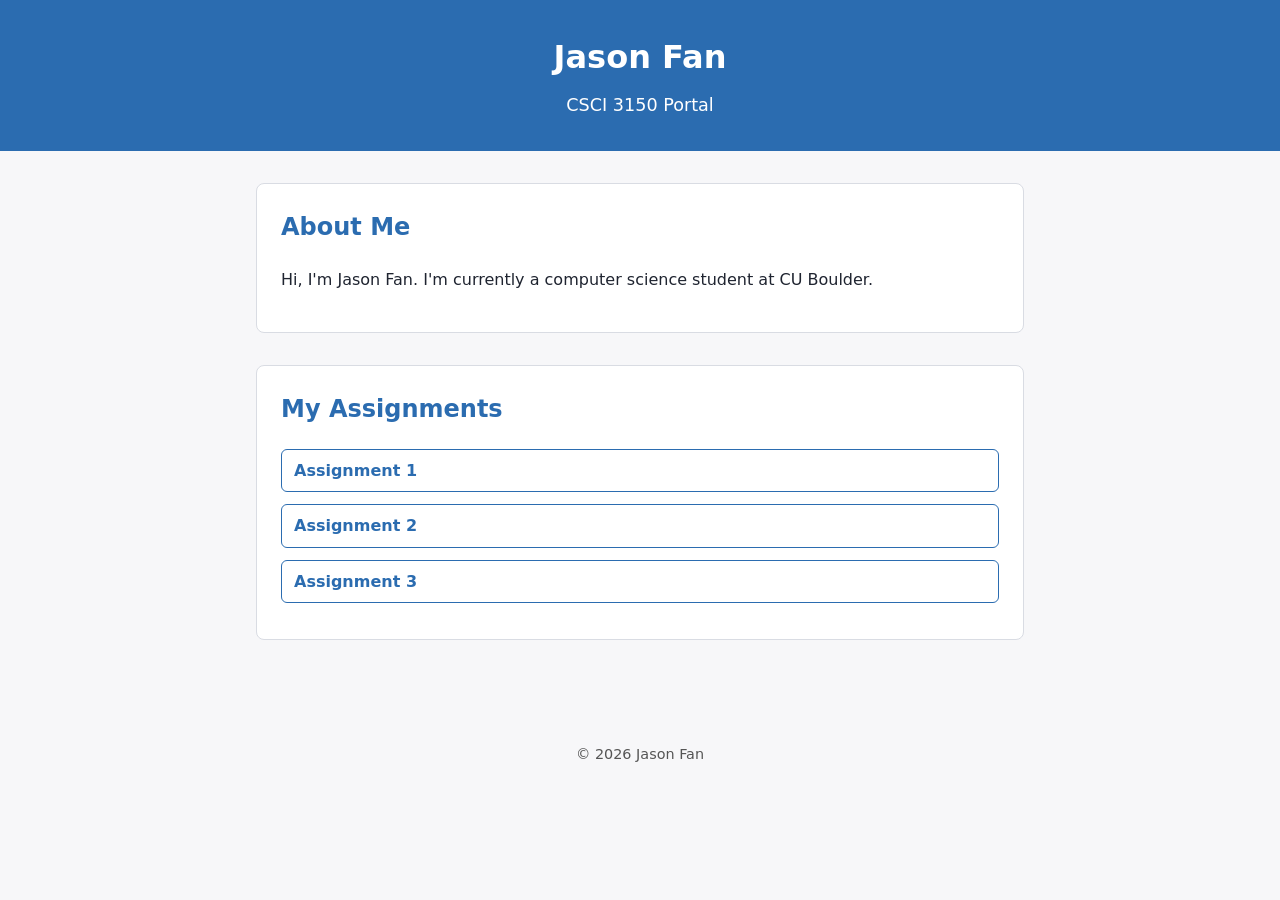
<file: index.html>
<!DOCTYPE html>
<html lang="en">
<head>
  <meta charset="UTF-8">
  <meta name="viewport" content="width=device-width, initial-scale=1.0">
  <title>Jason Fan</title>
  <style>
    :root {
      --bg: #f7f7f9;
      --text: #1f2430;
      --accent: #2b6cb0;
      --card-bg: #ffffff;
      --border: #d9dce3;
    }

    * {
      box-sizing: border-box;
    }

    body {
      margin: 0;
      font-family: system-ui, -apple-system, "Segoe UI", Roboto, sans-serif;
      background-color: var(--bg);
      color: var(--text);
      line-height: 1.6;
    }

    header {
      background-color: var(--accent);
      color: #fff;
      padding: 2rem 1rem;
      text-align: center;
    }

    header h1 {
      margin: 0 0 0.5rem 0;
      font-size: 2rem;
    }

    header p {
      margin: 0;
      font-size: 1.1rem;
    }

    main {
      max-width: 800px;
      margin: 0 auto;
      padding: 2rem 1rem;
    }

    section {
      background-color: var(--card-bg);
      border: 1px solid var(--border);
      border-radius: 8px;
      padding: 1.5rem;
      margin-bottom: 2rem;
    }

    section h2 {
      margin-top: 0;
      color: var(--accent);
    }

    nav ul {
      list-style: none;
      padding: 0;
      margin: 0;
    }

    nav ul li {
      margin-bottom: 0.75rem;
    }

    nav a {
      display: inline-block;
      text-decoration: none;
      color: var(--accent);
      font-weight: 600;
      padding: 0.5rem 0.75rem;
      border: 1px solid var(--accent);
      border-radius: 6px;
      width: 100%;
    }

    nav a:hover,
    nav a:focus {
      background-color: var(--accent);
      color: #fff;
    }

    footer {
      text-align: center;
      padding: 1.5rem 1rem;
      font-size: 0.9rem;
      color: #555;
    }
  </style>
</head>
<body>

  <header>
    <h1>Jason Fan</h1>
    <p>CSCI 3150 Portal</p>
  </header>

  <main>
    <section aria-labelledby="about-heading">
      <h2 id="about-heading">About Me</h2>
      <p>
        Hi, I'm Jason Fan. I'm currently a computer science student at CU Boulder.
      </p>
    </section>

    <section aria-labelledby="assignments-heading">
      <h2 id="assignments-heading">My Assignments</h2>
      <nav aria-label="Assignment links">
        <ul>
          <li><a href="assignment1.html">Assignment 1 </a></li>
          <li><a href="assignment2.html">Assignment 2 </a></li>
          <li><a href="assignment3.html">Assignment 3 </a></li>
        </ul>
      </nav>
    </section>
  </main>

  <footer>
    <p>&copy; 2026 Jason Fan</p>
  </footer>

</body>
</html>
</file>
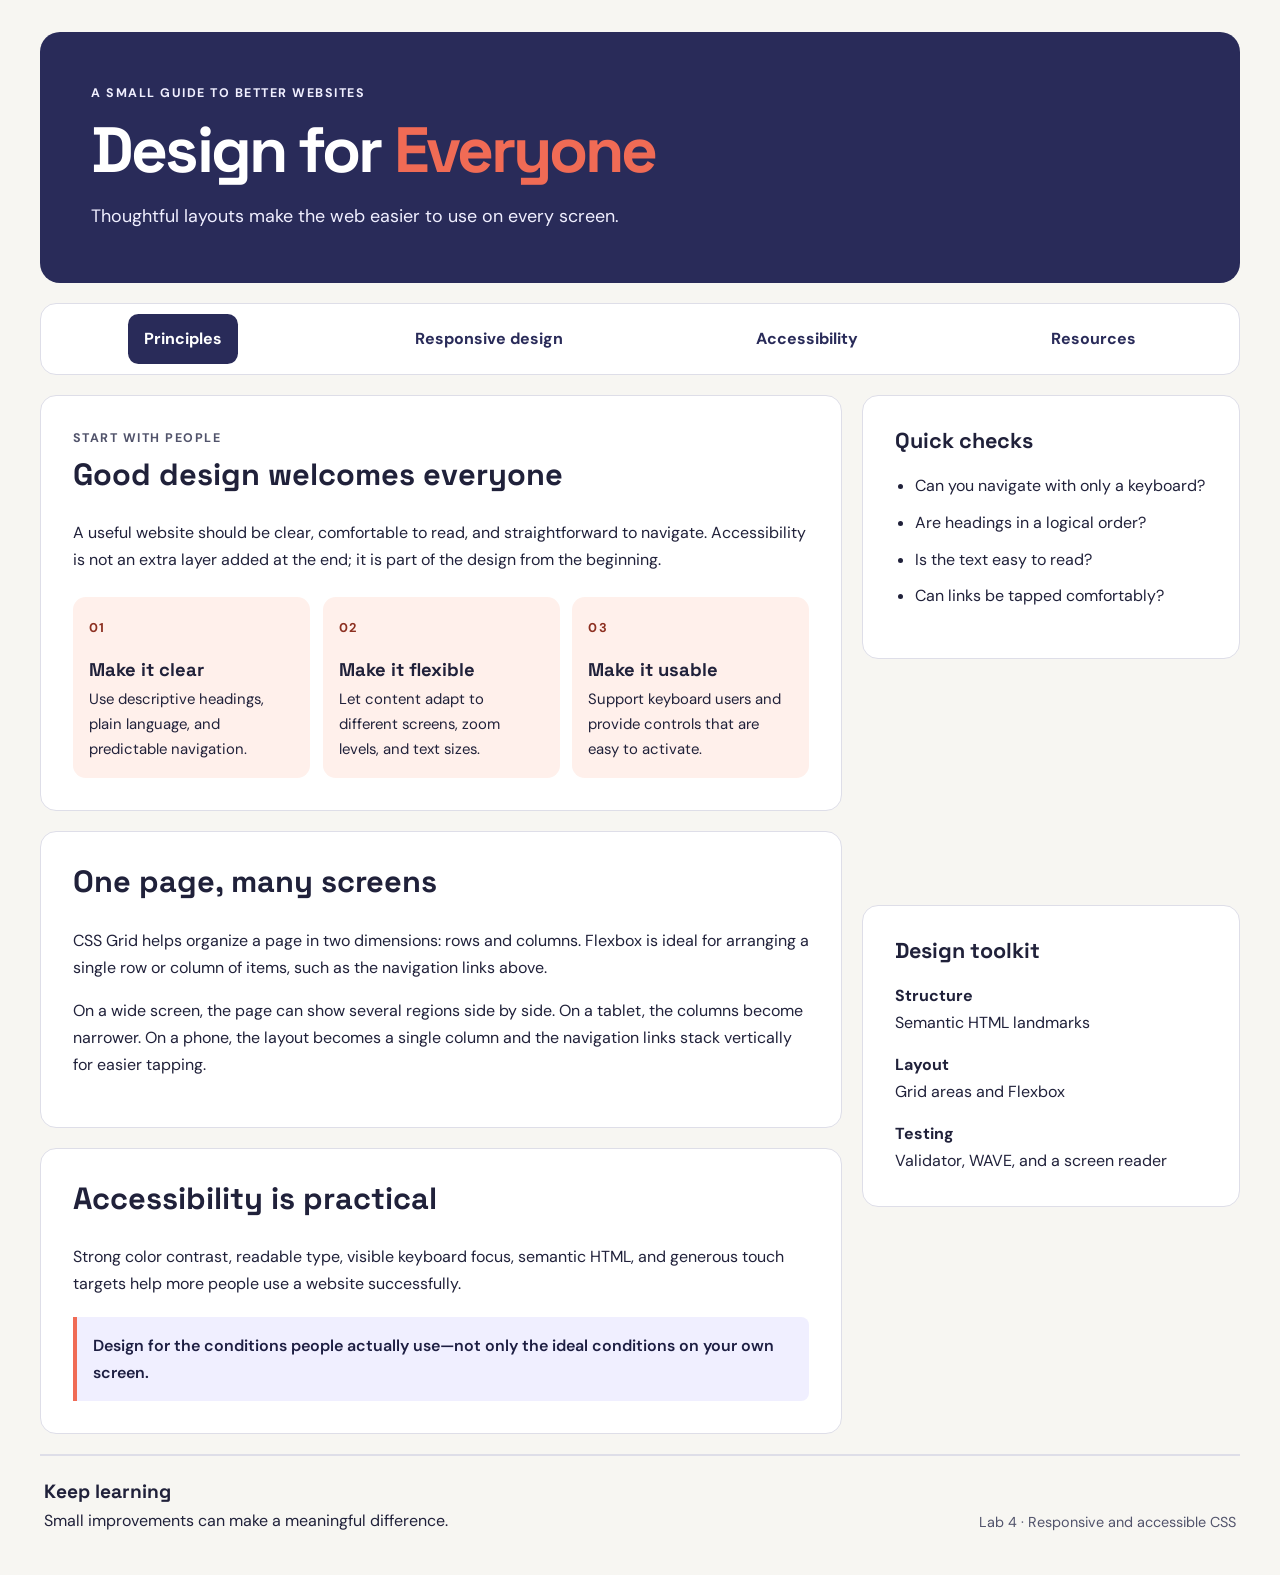
<file: 6-AccessibleCSSLayout/index.html>
<!doctype html>
<html lang="en">
<head>
  <meta charset="utf-8">
  <meta name="viewport" content="width=device-width, initial-scale=1">
  <meta name="description" content="A responsive example webpage demonstrating accessible CSS Grid and Flexbox layouts.">
  <title>Design for Everyone | Accessible Web Layout</title>
  <link rel="preconnect" href="https://fonts.googleapis.com">
  <link rel="preconnect" href="https://fonts.gstatic.com" crossorigin>
  <link href="https://fonts.googleapis.com/css2?family=DM+Sans:wght@400;500;600;700&family=Space+Grotesk:wght@500;600;700&display=swap" rel="stylesheet">
  <link rel="stylesheet" href="styles.css">
</head>
<body>
  <a class="skip-link" href="#main-content">Skip to main content</a>
  <div class="page-layout">
    <header class="site-header">
      <p class="eyebrow">A small guide to better websites</p>
      <h1>Design for <span>Everyone</span></h1>
      <p class="header-intro">Thoughtful layouts make the web easier to use on every screen.</p>
    </header>

    <nav class="site-nav" aria-label="Main navigation">
      <ul>
        <li><a href="#principles" aria-current="page">Principles</a></li>
        <li><a href="#responsive">Responsive design</a></li>
        <li><a href="#accessibility">Accessibility</a></li>
        <li><a href="#resources">Resources</a></li>
      </ul>
    </nav>

    <main id="main-content" class="main-content">
      <article id="principles" class="feature-card">
        <p class="eyebrow">Start with people</p>
        <h2>Good design welcomes everyone</h2>
        <p>A useful website should be clear, comfortable to read, and straightforward to navigate. Accessibility is not an extra layer added at the end; it is part of the design from the beginning.</p>
        <div class="principle-grid" aria-label="Three design principles">
          <section class="principle">
            <span class="principle-number" aria-hidden="true">01</span>
            <h3>Make it clear</h3>
            <p>Use descriptive headings, plain language, and predictable navigation.</p>
          </section>
          <section class="principle">
            <span class="principle-number" aria-hidden="true">02</span>
            <h3>Make it flexible</h3>
            <p>Let content adapt to different screens, zoom levels, and text sizes.</p>
          </section>
          <section class="principle">
            <span class="principle-number" aria-hidden="true">03</span>
            <h3>Make it usable</h3>
            <p>Support keyboard users and provide controls that are easy to activate.</p>
          </section>
        </div>
      </article>

      <section id="responsive" class="content-section">
        <h2>One page, many screens</h2>
        <p>CSS Grid helps organize a page in two dimensions: rows and columns. Flexbox is ideal for arranging a single row or column of items, such as the navigation links above.</p>
        <p>On a wide screen, the page can show several regions side by side. On a tablet, the columns become narrower. On a phone, the layout becomes a single column and the navigation links stack vertically for easier tapping.</p>
      </section>

      <section id="accessibility" class="content-section">
        <h2>Accessibility is practical</h2>
        <p>Strong color contrast, readable type, visible keyboard focus, semantic HTML, and generous touch targets help more people use a website successfully.</p>
        <blockquote>Design for the conditions people actually use—not only the ideal conditions on your own screen.</blockquote>
      </section>
    </main>

    <aside class="side-panel side-panel-one" aria-labelledby="quick-checks-title">
      <h2 id="quick-checks-title">Quick checks</h2>
      <ul class="check-list">
        <li>Can you navigate with only a keyboard?</li>
        <li>Are headings in a logical order?</li>
        <li>Is the text easy to read?</li>
        <li>Can links be tapped comfortably?</li>
      </ul>
    </aside>

    <aside class="side-panel side-panel-two" aria-labelledby="toolkit-title">
      <h2 id="toolkit-title">Design toolkit</h2>
      <p><strong>Structure</strong><br>Semantic HTML landmarks</p>
      <p><strong>Layout</strong><br>Grid areas and Flexbox</p>
      <p><strong>Testing</strong><br>Validator, WAVE, and a screen reader</p>
    </aside>

    <footer id="resources" class="site-footer">
      <div>
        <h2>Keep learning</h2>
        <p>Small improvements can make a meaningful difference.</p>
      </div>
      <p class="footer-note">Lab 4 · Responsive and accessible CSS</p>
    </footer>
  </div>
</body>
</html>
</file>
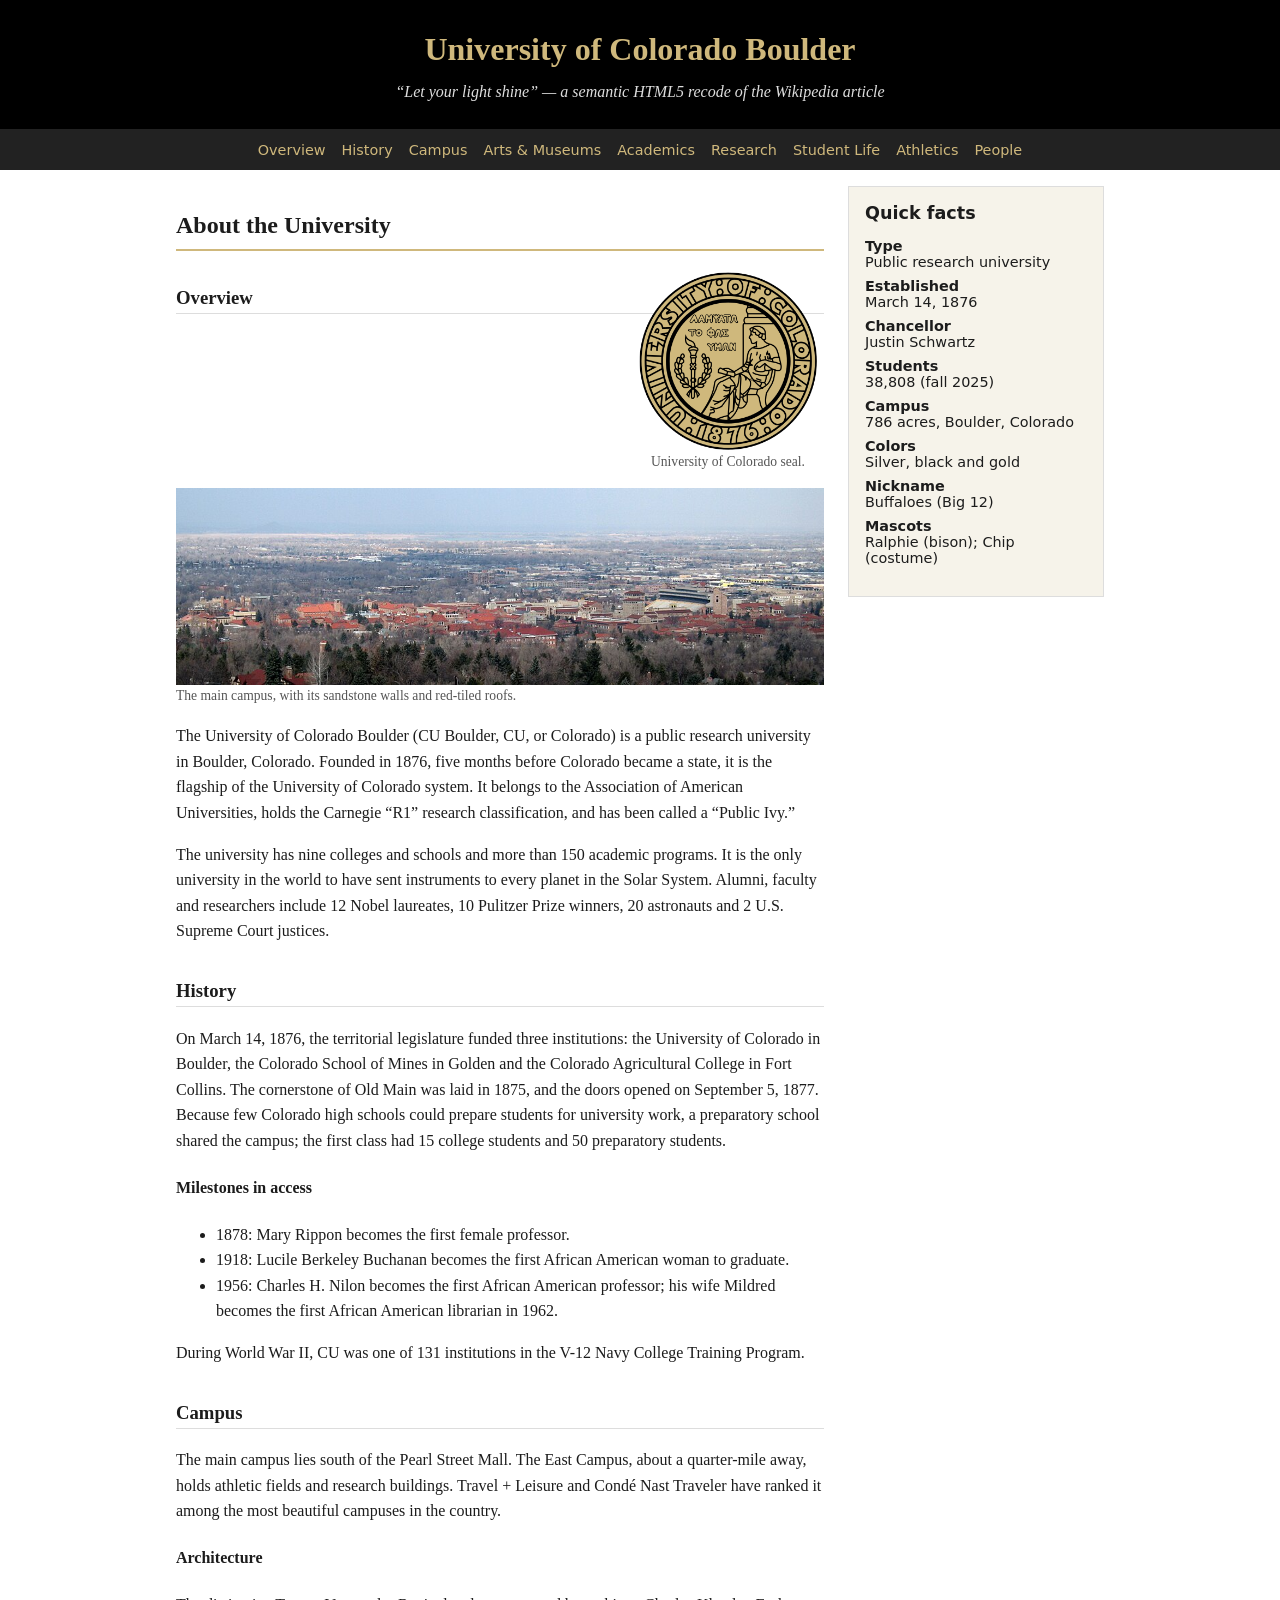
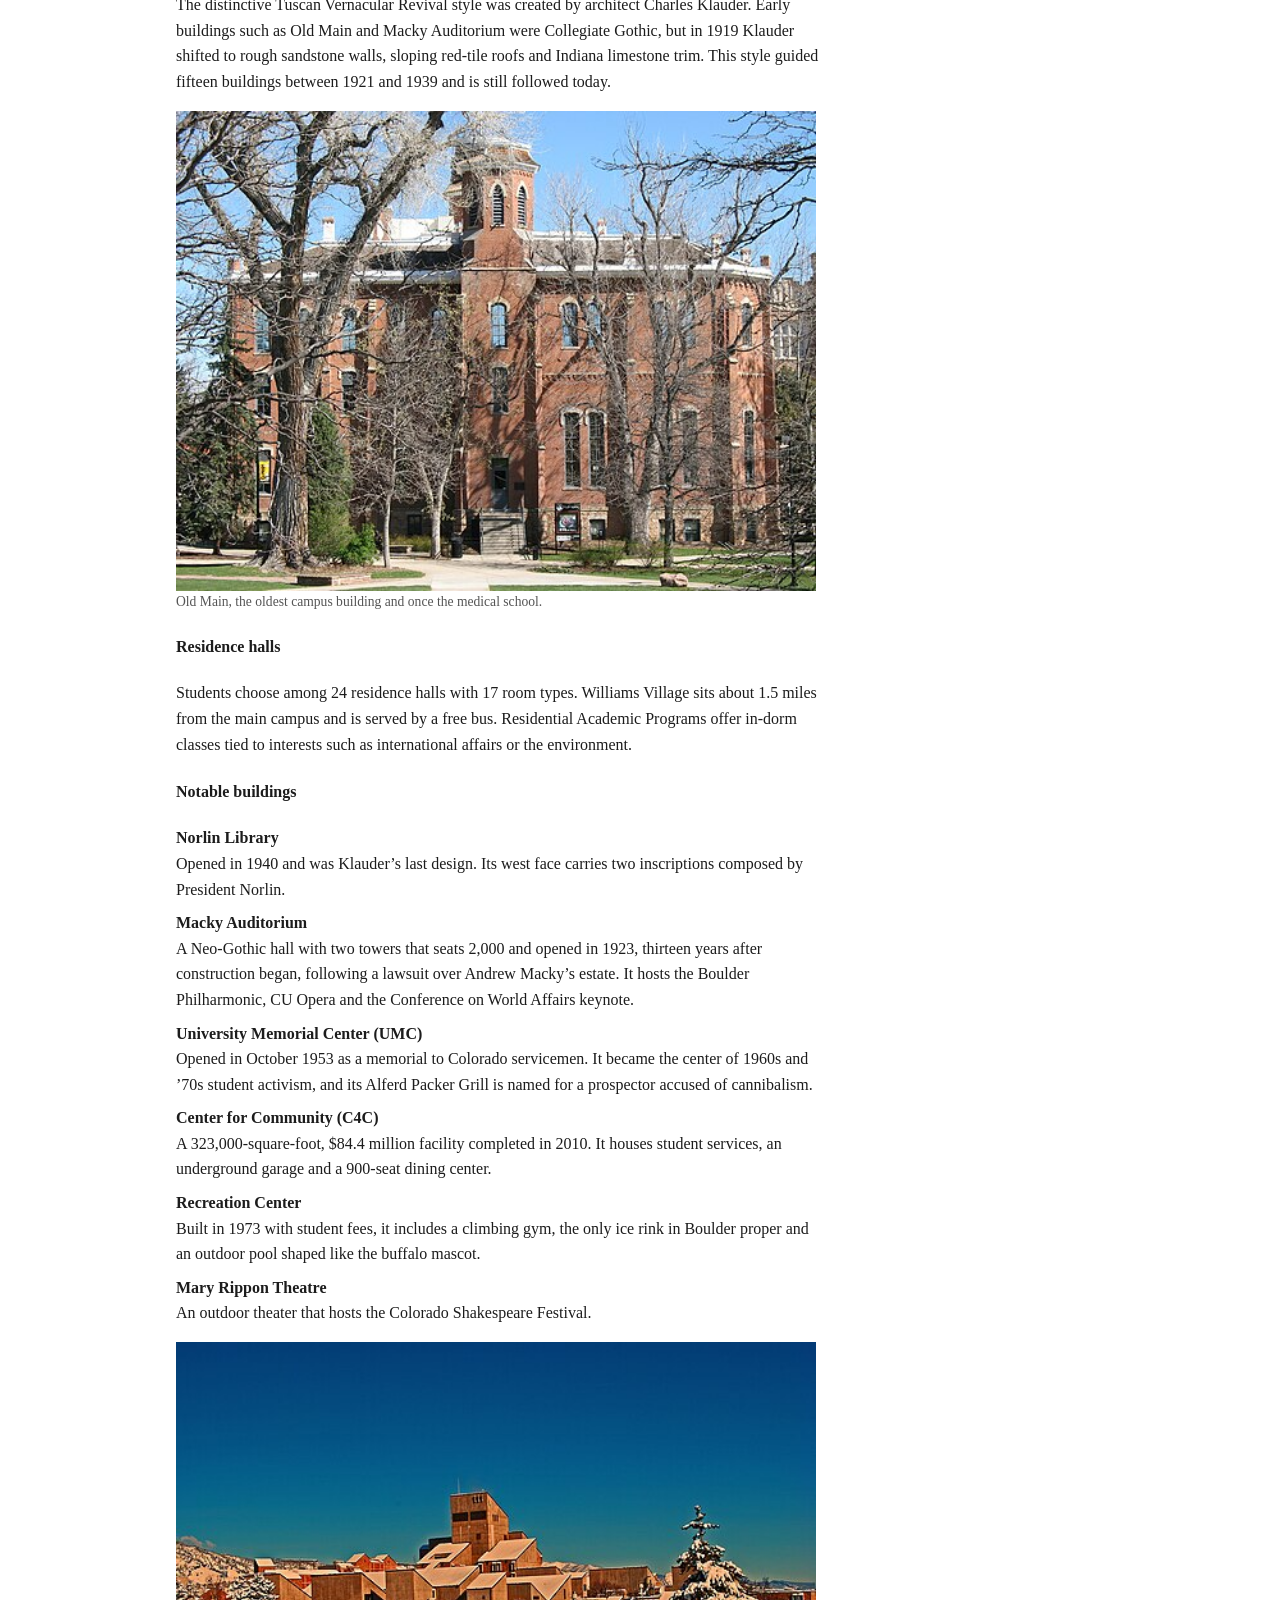
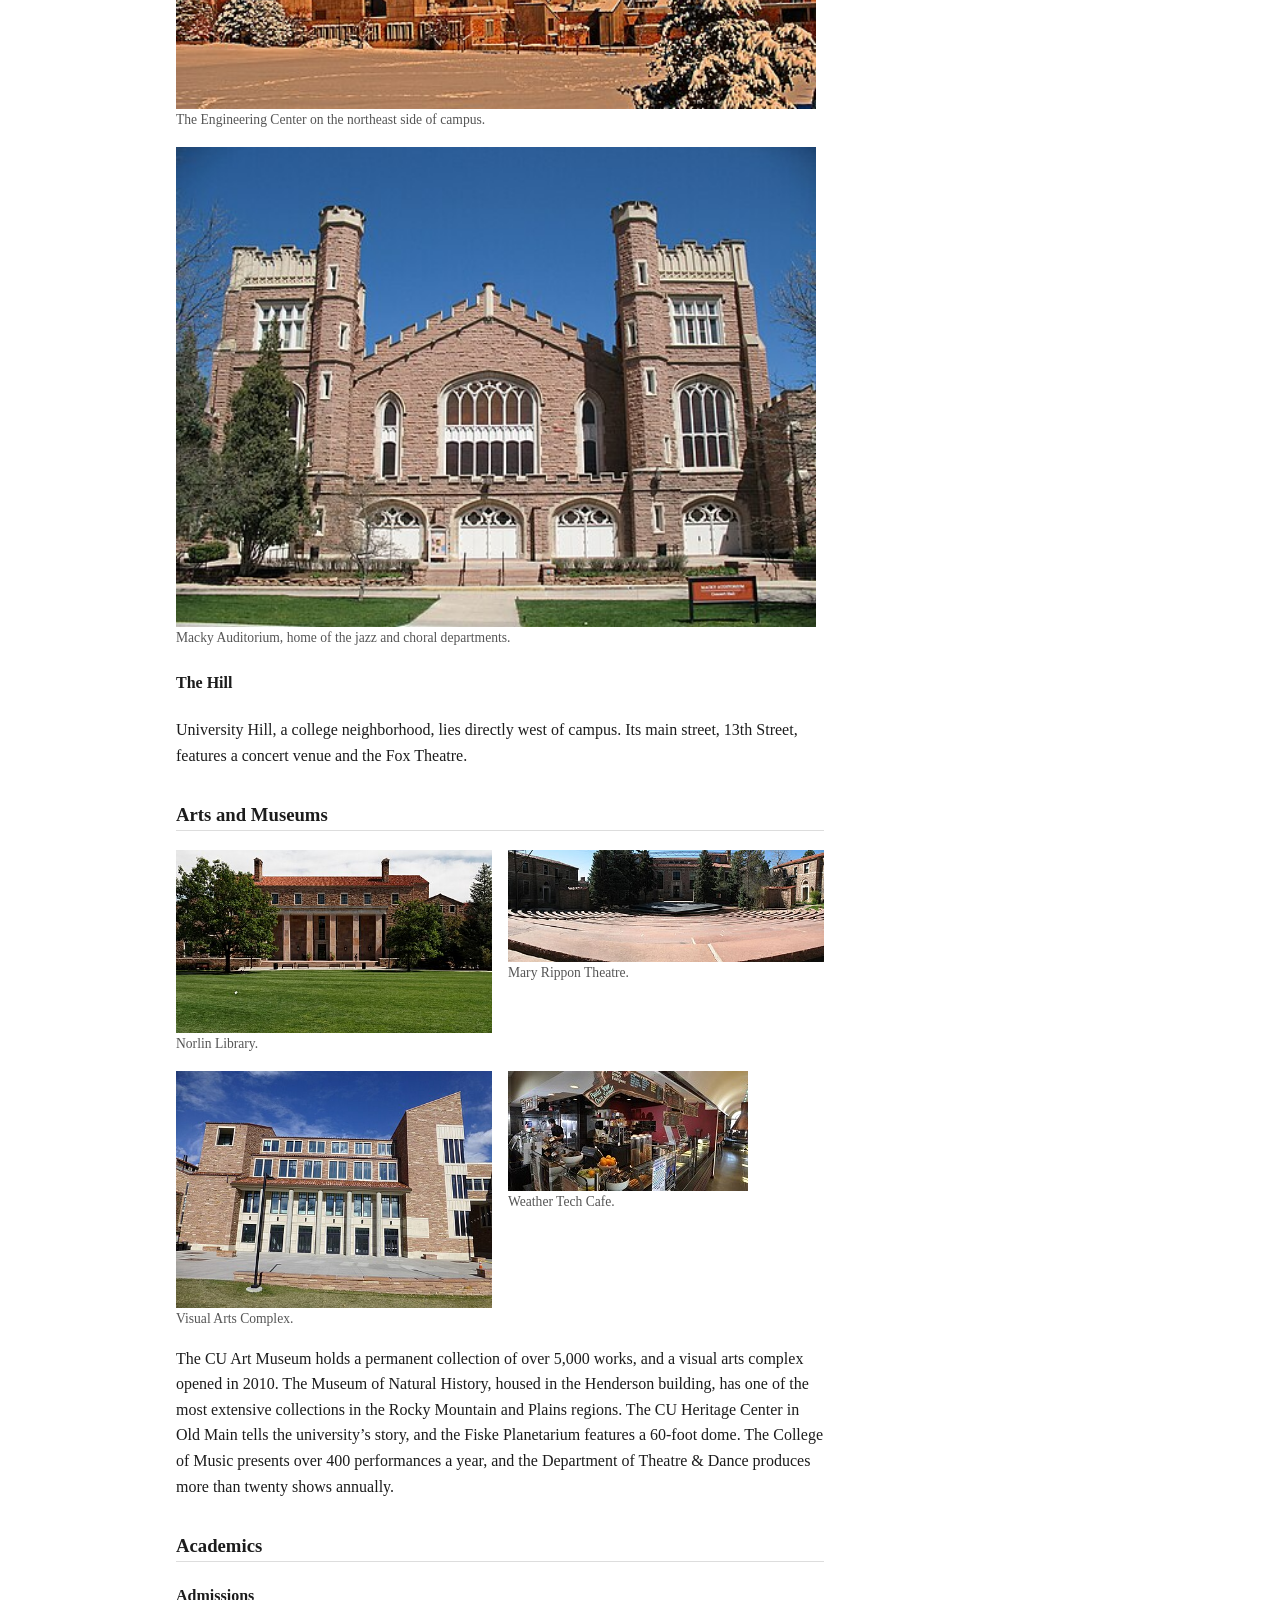
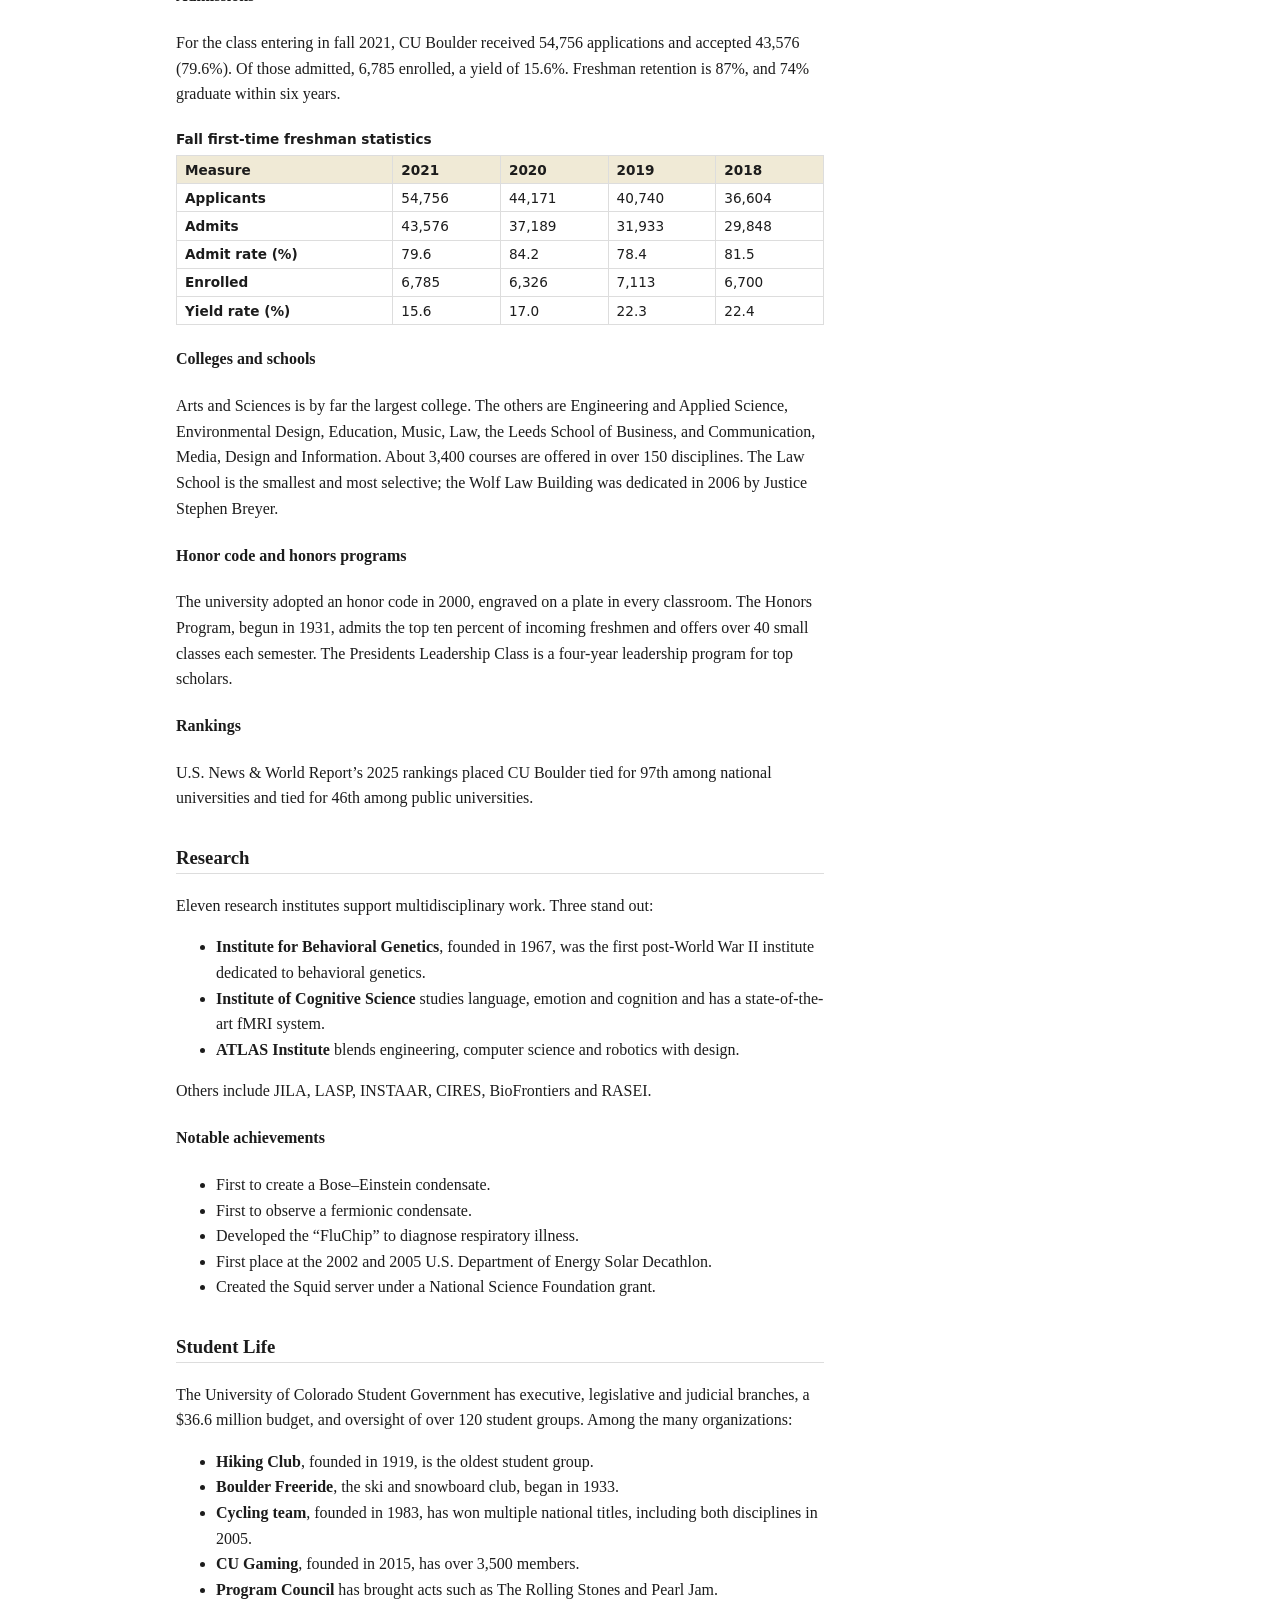
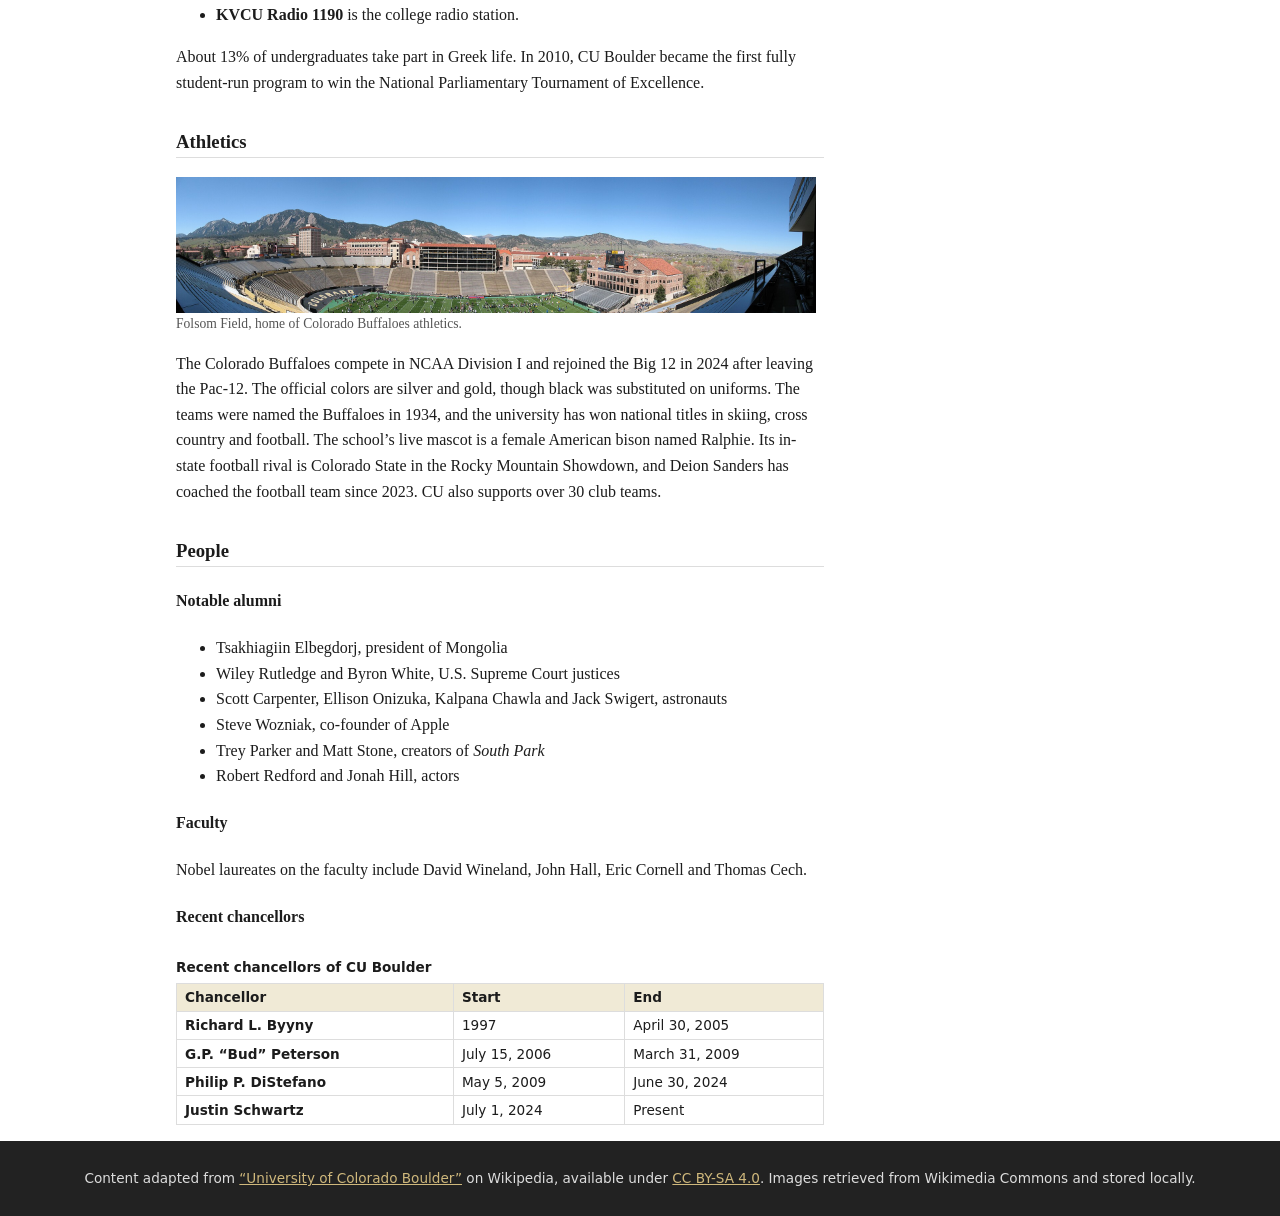
<file: semantic_HTML/index.html>
<!DOCTYPE html>
<html lang="en">
<head>
<meta charset="utf-8">
<meta name="viewport" content="width=device-width, initial-scale=1">
<title>University of Colorado Boulder – Semantic HTML5 Recode</title>
<style>
:root{--gold:#cfb87c;--ink:#1c1c1c;--bg:#fff;--muted:#555;--line:#ddd}
*{box-sizing:border-box}
body{margin:0;font:1rem/1.6 Georgia,"Times New Roman",serif;color:var(--ink);background:var(--bg)}
.sr-only{border:0;clip:rect(0,0,0,0);height:1px;margin:-1px;overflow:hidden;padding:0;position:absolute;white-space:nowrap;width:1px}
body>header{background:#000;color:var(--gold);padding:1.5rem 1rem;text-align:center}
body>header p{margin:.25rem 0 0;color:#ddd;font-style:italic}
h1{margin:0;font-size:2rem}
nav{background:#222;position:sticky;top:0;z-index:5}
nav ul{list-style:none;margin:0;padding:.5rem;display:flex;flex-wrap:wrap;gap:.25rem 1rem;justify-content:center}
nav a{color:var(--gold);text-decoration:none;font:.9rem system-ui,sans-serif}
nav a:hover,nav a:focus{text-decoration:underline}
main{max-width:60rem;margin:0 auto;padding:1rem;display:grid;grid-template-columns:1fr;gap:1.5rem}
@media(min-width:800px){main{grid-template-columns:1fr 16rem}aside{order:2}}
article{min-width:0}
article>header{background:transparent;color:var(--ink);padding:0;text-align:left}
article>header h2{border-bottom:2px solid var(--gold);padding-bottom:.25rem}
h3{margin-top:2rem;border-bottom:1px solid var(--line)}
section{scroll-margin-top:3rem}
aside{background:#f6f3ea;border:1px solid var(--line);padding:1rem;font:.9rem system-ui,sans-serif;align-self:start}
aside h2{font-size:1.1rem;margin-top:0}
dt{font-weight:700;margin-top:.5rem}dd{margin:0}
figure{margin:1rem 0}
.seal{float:right;width:12rem;margin:0 0 1rem 1rem;text-align:center}
.seal img{margin-inline:auto}
.image-grid{display:grid;grid-template-columns:repeat(auto-fit,minmax(13rem,1fr));gap:1rem}
.image-grid figure{margin:0}
img{max-width:100%;height:auto;display:block}
figcaption{font-size:.85rem;color:var(--muted)}
.table-wrap{overflow-x:auto}
table{border-collapse:collapse;width:100%;font:.85rem system-ui,sans-serif}
caption{font-weight:700;text-align:left;padding:.5rem 0}
th,td{border:1px solid var(--line);padding:.35rem .5rem;text-align:left}
thead th{background:#f0ead6}
footer{background:#222;color:#ddd;padding:1rem;text-align:center;font:.85rem system-ui,sans-serif}
footer a{color:var(--gold)}
</style>
</head>
<body>

<header>
  <h1>University of Colorado Boulder</h1>
  <p>“Let your light shine” &mdash; a semantic HTML5 recode of the Wikipedia article</p>
</header>

<nav aria-label="Article sections">
  <h2 class="sr-only">Article contents</h2>
  <ul>
    <li><a href="#overview">Overview</a></li>
    <li><a href="#history">History</a></li>
    <li><a href="#campus">Campus</a></li>
    <li><a href="#arts">Arts &amp; Museums</a></li>
    <li><a href="#academics">Academics</a></li>
    <li><a href="#research">Research</a></li>
    <li><a href="#student-life">Student Life</a></li>
    <li><a href="#athletics">Athletics</a></li>
    <li><a href="#people">People</a></li>
  </ul>
</nav>

<main>
  <aside aria-labelledby="facts-title">
    <h2 id="facts-title">Quick facts</h2>
    <dl>
      <dt>Type</dt><dd>Public research university</dd>
      <dt>Established</dt><dd><time datetime="1876-03-14">March 14, 1876</time></dd>
      <dt>Chancellor</dt><dd>Justin Schwartz</dd>
      <dt>Students</dt><dd>38,808 (fall 2025)</dd>
      <dt>Campus</dt><dd>786 acres, Boulder, Colorado</dd>
      <dt>Colors</dt><dd>Silver, black and gold</dd>
      <dt>Nickname</dt><dd>Buffaloes (Big 12)</dd>
      <dt>Mascots</dt><dd>Ralphie (bison); Chip (costume)</dd>
    </dl>
  </aside>

  <article>
    <header>
      <h2>About the University</h2>
      <figure class="seal">
        <img src="Seal_of_the_University_of_Colorado.svg.webp" width="180" height="180" alt="University of Colorado seal">
        <figcaption>University of Colorado seal.</figcaption>
      </figure>
    </header>

    <section id="overview">
      <h3>Overview</h3>
      <figure>
        <img src="CU_boulder_campus.jpg" width="800" height="450" alt="Sandstone campus buildings with red tile roofs in front of the Flatirons">
        <figcaption>The main campus, with its sandstone walls and red-tiled roofs.</figcaption>
      </figure>
      <p>The University of Colorado Boulder (CU Boulder, CU, or Colorado) is a public research university in Boulder, Colorado. Founded in 1876, five months before Colorado became a state, it is the flagship of the University of Colorado system. It belongs to the Association of American Universities, holds the Carnegie “R1” research classification, and has been called a “Public Ivy.”</p>
      <p>The university has nine colleges and schools and more than 150 academic programs. It is the only university in the world to have sent instruments to every planet in the Solar System. Alumni, faculty and researchers include 12 Nobel laureates, 10 Pulitzer Prize winners, 20 astronauts and 2 U.S. Supreme Court justices.</p>
    </section>

    <section id="history">
      <h3>History</h3>
      <p>On March 14, 1876, the territorial legislature funded three institutions: the University of Colorado in Boulder, the Colorado School of Mines in Golden and the Colorado Agricultural College in Fort Collins. The cornerstone of Old Main was laid in 1875, and the doors opened on <time datetime="1877-09-05">September 5, 1877</time>. Because few Colorado high schools could prepare students for university work, a preparatory school shared the campus; the first class had 15 college students and 50 preparatory students.</p>
      <h4>Milestones in access</h4>
      <ul>
        <li>1878: Mary Rippon becomes the first female professor.</li>
        <li>1918: Lucile Berkeley Buchanan becomes the first African American woman to graduate.</li>
        <li>1956: Charles H. Nilon becomes the first African American professor; his wife Mildred becomes the first African American librarian in 1962.</li>
      </ul>
      <p>During World War II, CU was one of 131 institutions in the V-12 Navy College Training Program.</p>
    </section>

    <section id="campus">
      <h3>Campus</h3>
      <p>The main campus lies south of the Pearl Street Mall. The East Campus, about a quarter-mile away, holds athletic fields and research buildings. Travel + Leisure and Condé Nast Traveler have ranked it among the most beautiful campuses in the country.</p>

      <section id="architecture">
        <h4>Architecture</h4>
        <p>The distinctive Tuscan Vernacular Revival style was created by architect Charles Klauder. Early buildings such as Old Main and Macky Auditorium were Collegiate Gothic, but in 1919 Klauder shifted to rough sandstone walls, sloping red-tile roofs and Indiana limestone trim. This style guided fifteen buildings between 1921 and 1939 and is still followed today.</p>
        <figure>
          <img src="Old_Main_-_Colorado.jpg" width="640" height="420" alt="Old Main, the oldest building on campus" loading="lazy">
          <figcaption>Old Main, the oldest campus building and once the medical school.</figcaption>
        </figure>
      </section>

      <section id="housing">
        <h4>Residence halls</h4>
        <p>Students choose among 24 residence halls with 17 room types. Williams Village sits about 1.5 miles from the main campus and is served by a free bus. Residential Academic Programs offer in-dorm classes tied to interests such as international affairs or the environment.</p>
      </section>

      <section id="buildings">
        <h4>Notable buildings</h4>
        <dl>
          <dt>Norlin Library</dt>
          <dd>Opened in 1940 and was Klauder’s last design. Its west face carries two inscriptions composed by President Norlin.</dd>
          <dt>Macky Auditorium</dt>
          <dd>A Neo-Gothic hall with two towers that seats 2,000 and opened in 1923, thirteen years after construction began, following a lawsuit over Andrew Macky’s estate. It hosts the Boulder Philharmonic, CU Opera and the Conference on World Affairs keynote.</dd>
          <dt>University Memorial Center (UMC)</dt>
          <dd>Opened in October 1953 as a memorial to Colorado servicemen. It became the center of 1960s and ’70s student activism, and its Alferd Packer Grill is named for a prospector accused of cannibalism.</dd>
          <dt>Center for Community (C4C)</dt>
          <dd>A 323,000-square-foot, $84.4 million facility completed in 2010. It houses student services, an underground garage and a 900-seat dining center.</dd>
          <dt>Recreation Center</dt>
          <dd>Built in 1973 with student fees, it includes a climbing gym, the only ice rink in Boulder proper and an outdoor pool shaped like the buffalo mascot.</dd>
          <dt>Mary Rippon Theatre</dt>
          <dd>An outdoor theater that hosts the Colorado Shakespeare Festival.</dd>
        </dl>
        <figure>
          <img src="Engineeringcenterjpeg-2.jpg" width="640" height="420" alt="The Engineering Center at CU Boulder" loading="lazy">
          <figcaption>The Engineering Center on the northeast side of campus.</figcaption>
        </figure>
        <figure>
          <img src="Mackey_Auditorium_-_Colorado.jpg" width="640" height="420" alt="Macky Auditorium with its two towers and ivy" loading="lazy">
          <figcaption>Macky Auditorium, home of the jazz and choral departments.</figcaption>
        </figure>
      </section>

      <section id="neighborhood">
        <h4>The Hill</h4>
        <p>University Hill, a college neighborhood, lies directly west of campus. Its main street, 13th Street, features a concert venue and the Fox Theatre.</p>
      </section>
    </section>

    <section id="arts">
      <h3>Arts and Museums</h3>
      <div class="image-grid">
        <figure>
          <img src="Norlin_Library.jpg" width="500" height="290" alt="Norlin Library at CU Boulder" loading="lazy">
          <figcaption>Norlin Library.</figcaption>
        </figure>
        <figure>
          <img src="Mary_Rippon_Theatre.jpg" width="500" height="178" alt="Mary Rippon Theatre at CU Boulder" loading="lazy">
          <figcaption>Mary Rippon Theatre.</figcaption>
        </figure>
        <figure>
          <img src="Visual_Arts_Complex_South_side.JPG" width="500" height="375" alt="South side of the Visual Arts Complex" loading="lazy">
          <figcaption>Visual Arts Complex.</figcaption>
        </figure>
        <figure>
          <img src="WeatherTechCafe.jpg" width="240" height="120" alt="Weather Tech Cafe in the Center for Community" loading="lazy">
          <figcaption>Weather Tech Cafe.</figcaption>
        </figure>
      </div>
      <p>The CU Art Museum holds a permanent collection of over 5,000 works, and a visual arts complex opened in 2010. The Museum of Natural History, housed in the Henderson building, has one of the most extensive collections in the Rocky Mountain and Plains regions. The CU Heritage Center in Old Main tells the university’s story, and the Fiske Planetarium features a 60-foot dome. The College of Music presents over 400 performances a year, and the Department of Theatre &amp; Dance produces more than twenty shows annually.</p>
    </section>

    <section id="academics">
      <h3>Academics</h3>

      <section id="admissions">
        <h4>Admissions</h4>
        <p>For the class entering in fall 2021, CU Boulder received 54,756 applications and accepted 43,576 (79.6%). Of those admitted, 6,785 enrolled, a yield of 15.6%. Freshman retention is 87%, and 74% graduate within six years.</p>
        <div class="table-wrap">
          <table>
            <caption>Fall first-time freshman statistics</caption>
            <thead>
              <tr><th scope="col">Measure</th><th scope="col">2021</th><th scope="col">2020</th><th scope="col">2019</th><th scope="col">2018</th></tr>
            </thead>
            <tbody>
              <tr><th scope="row">Applicants</th><td>54,756</td><td>44,171</td><td>40,740</td><td>36,604</td></tr>
              <tr><th scope="row">Admits</th><td>43,576</td><td>37,189</td><td>31,933</td><td>29,848</td></tr>
              <tr><th scope="row">Admit rate (%)</th><td>79.6</td><td>84.2</td><td>78.4</td><td>81.5</td></tr>
              <tr><th scope="row">Enrolled</th><td>6,785</td><td>6,326</td><td>7,113</td><td>6,700</td></tr>
              <tr><th scope="row">Yield rate (%)</th><td>15.6</td><td>17.0</td><td>22.3</td><td>22.4</td></tr>
            </tbody>
          </table>
        </div>
      </section>

      <section id="colleges">
        <h4>Colleges and schools</h4>
        <p>Arts and Sciences is by far the largest college. The others are Engineering and Applied Science, Environmental Design, Education, Music, Law, the Leeds School of Business, and Communication, Media, Design and Information. About 3,400 courses are offered in over 150 disciplines. The Law School is the smallest and most selective; the Wolf Law Building was dedicated in 2006 by Justice Stephen Breyer.</p>
      </section>

      <section id="honors">
        <h4>Honor code and honors programs</h4>
        <p>The university adopted an honor code in 2000, engraved on a plate in every classroom. The Honors Program, begun in 1931, admits the top ten percent of incoming freshmen and offers over 40 small classes each semester. The Presidents Leadership Class is a four-year leadership program for top scholars.</p>
      </section>

      <section id="rankings">
        <h4>Rankings</h4>
        <p>U.S. News &amp; World Report’s 2025 rankings placed CU Boulder tied for 97th among national universities and tied for 46th among public universities.</p>
      </section>
    </section>

    <section id="research">
      <h3>Research</h3>
      <p>Eleven research institutes support multidisciplinary work. Three stand out:</p>
      <ul>
        <li><strong>Institute for Behavioral Genetics</strong>, founded in 1967, was the first post-World War II institute dedicated to behavioral genetics.</li>
        <li><strong>Institute of Cognitive Science</strong> studies language, emotion and cognition and has a state-of-the-art fMRI system.</li>
        <li><strong>ATLAS Institute</strong> blends engineering, computer science and robotics with design.</li>
      </ul>
      <p>Others include JILA, LASP, INSTAAR, CIRES, BioFrontiers and RASEI.</p>
      <h4>Notable achievements</h4>
      <ul>
        <li>First to create a Bose–Einstein condensate.</li>
        <li>First to observe a fermionic condensate.</li>
        <li>Developed the “FluChip” to diagnose respiratory illness.</li>
        <li>First place at the 2002 and 2005 U.S. Department of Energy Solar Decathlon.</li>
        <li>Created the Squid server under a National Science Foundation grant.</li>
      </ul>
    </section>

    <section id="student-life">
      <h3>Student Life</h3>
      <p>The University of Colorado Student Government has executive, legislative and judicial branches, a $36.6 million budget, and oversight of over 120 student groups. Among the many organizations:</p>
      <ul>
        <li><strong>Hiking Club</strong>, founded in 1919, is the oldest student group.</li>
        <li><strong>Boulder Freeride</strong>, the ski and snowboard club, began in 1933.</li>
        <li><strong>Cycling team</strong>, founded in 1983, has won multiple national titles, including both disciplines in 2005.</li>
        <li><strong>CU Gaming</strong>, founded in 2015, has over 3,500 members.</li>
        <li><strong>Program Council</strong> has brought acts such as The Rolling Stones and Pearl Jam.</li>
        <li><strong>KVCU Radio 1190</strong> is the college radio station.</li>
      </ul>
      <p>About 13% of undergraduates take part in Greek life. In 2010, CU Boulder became the first fully student-run program to win the National Parliamentary Tournament of Excellence.</p>
    </section>

    <section id="athletics">
      <h3>Athletics</h3>
      <figure>
        <img src="Folsom_Field_panorama_from_club_level_seats_2007.jpg" width="640" height="420" alt="Folsom Field viewed from the club level seating area" loading="lazy">
        <figcaption>Folsom Field, home of Colorado Buffaloes athletics.</figcaption>
      </figure>
      <p>The Colorado Buffaloes compete in NCAA Division I and rejoined the Big 12 in 2024 after leaving the Pac-12. The official colors are silver and gold, though black was substituted on uniforms. The teams were named the Buffaloes in 1934, and the university has won national titles in skiing, cross country and football. The school’s live mascot is a female American bison named Ralphie. Its in-state football rival is Colorado State in the Rocky Mountain Showdown, and Deion Sanders has coached the football team since 2023. CU also supports over 30 club teams.</p>
    </section>

    <section id="people">
      <h3>People</h3>
      <section id="alumni">
        <h4>Notable alumni</h4>
        <ul>
          <li>Tsakhiagiin Elbegdorj, president of Mongolia</li>
          <li>Wiley Rutledge and Byron White, U.S. Supreme Court justices</li>
          <li>Scott Carpenter, Ellison Onizuka, Kalpana Chawla and Jack Swigert, astronauts</li>
          <li>Steve Wozniak, co-founder of Apple</li>
          <li>Trey Parker and Matt Stone, creators of <cite>South Park</cite></li>
          <li>Robert Redford and Jonah Hill, actors</li>
        </ul>
      </section>
      <section id="faculty">
        <h4>Faculty</h4>
        <p>Nobel laureates on the faculty include David Wineland, John Hall, Eric Cornell and Thomas Cech.</p>
      </section>
      <section id="chancellors">
        <h4>Recent chancellors</h4>
        <div class="table-wrap">
          <table>
            <caption>Recent chancellors of CU Boulder</caption>
            <thead>
              <tr><th scope="col">Chancellor</th><th scope="col">Start</th><th scope="col">End</th></tr>
            </thead>
            <tbody>
              <tr><th scope="row">Richard L. Byyny</th><td>1997</td><td>April 30, 2005</td></tr>
              <tr><th scope="row">G.P. “Bud” Peterson</th><td>July 15, 2006</td><td>March 31, 2009</td></tr>
              <tr><th scope="row">Philip P. DiStefano</th><td>May 5, 2009</td><td>June 30, 2024</td></tr>
              <tr><th scope="row">Justin Schwartz</th><td>July 1, 2024</td><td>Present</td></tr>
            </tbody>
          </table>
        </div>
      </section>
    </section>
  </article>
</main>

<footer>
  <p>Content adapted from <a href="https://en.wikipedia.org/wiki/University_of_Colorado_Boulder">“University of Colorado Boulder”</a> on Wikipedia, available under <a href="https://creativecommons.org/licenses/by-sa/4.0/">CC BY-SA 4.0</a>. Images retrieved from Wikimedia Commons and stored locally.</p>
</footer>

</body>
</html>
</file>
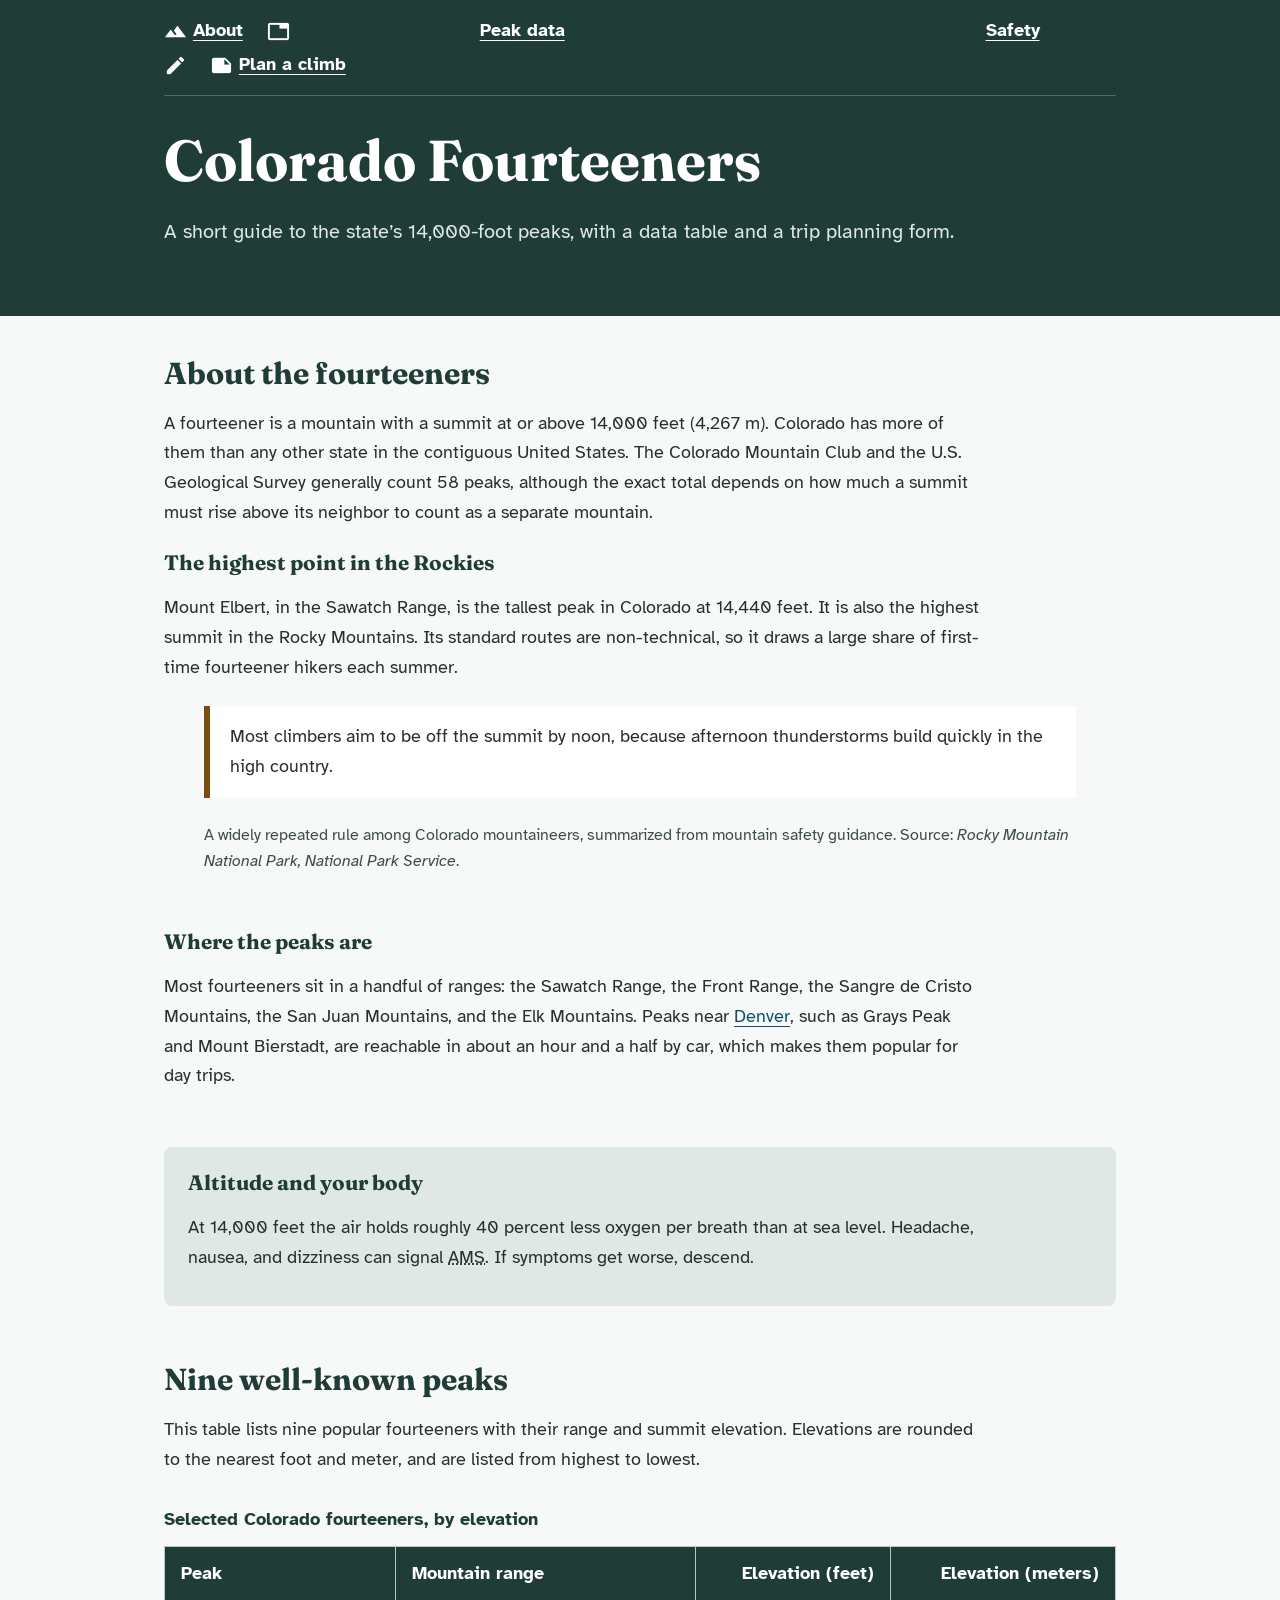
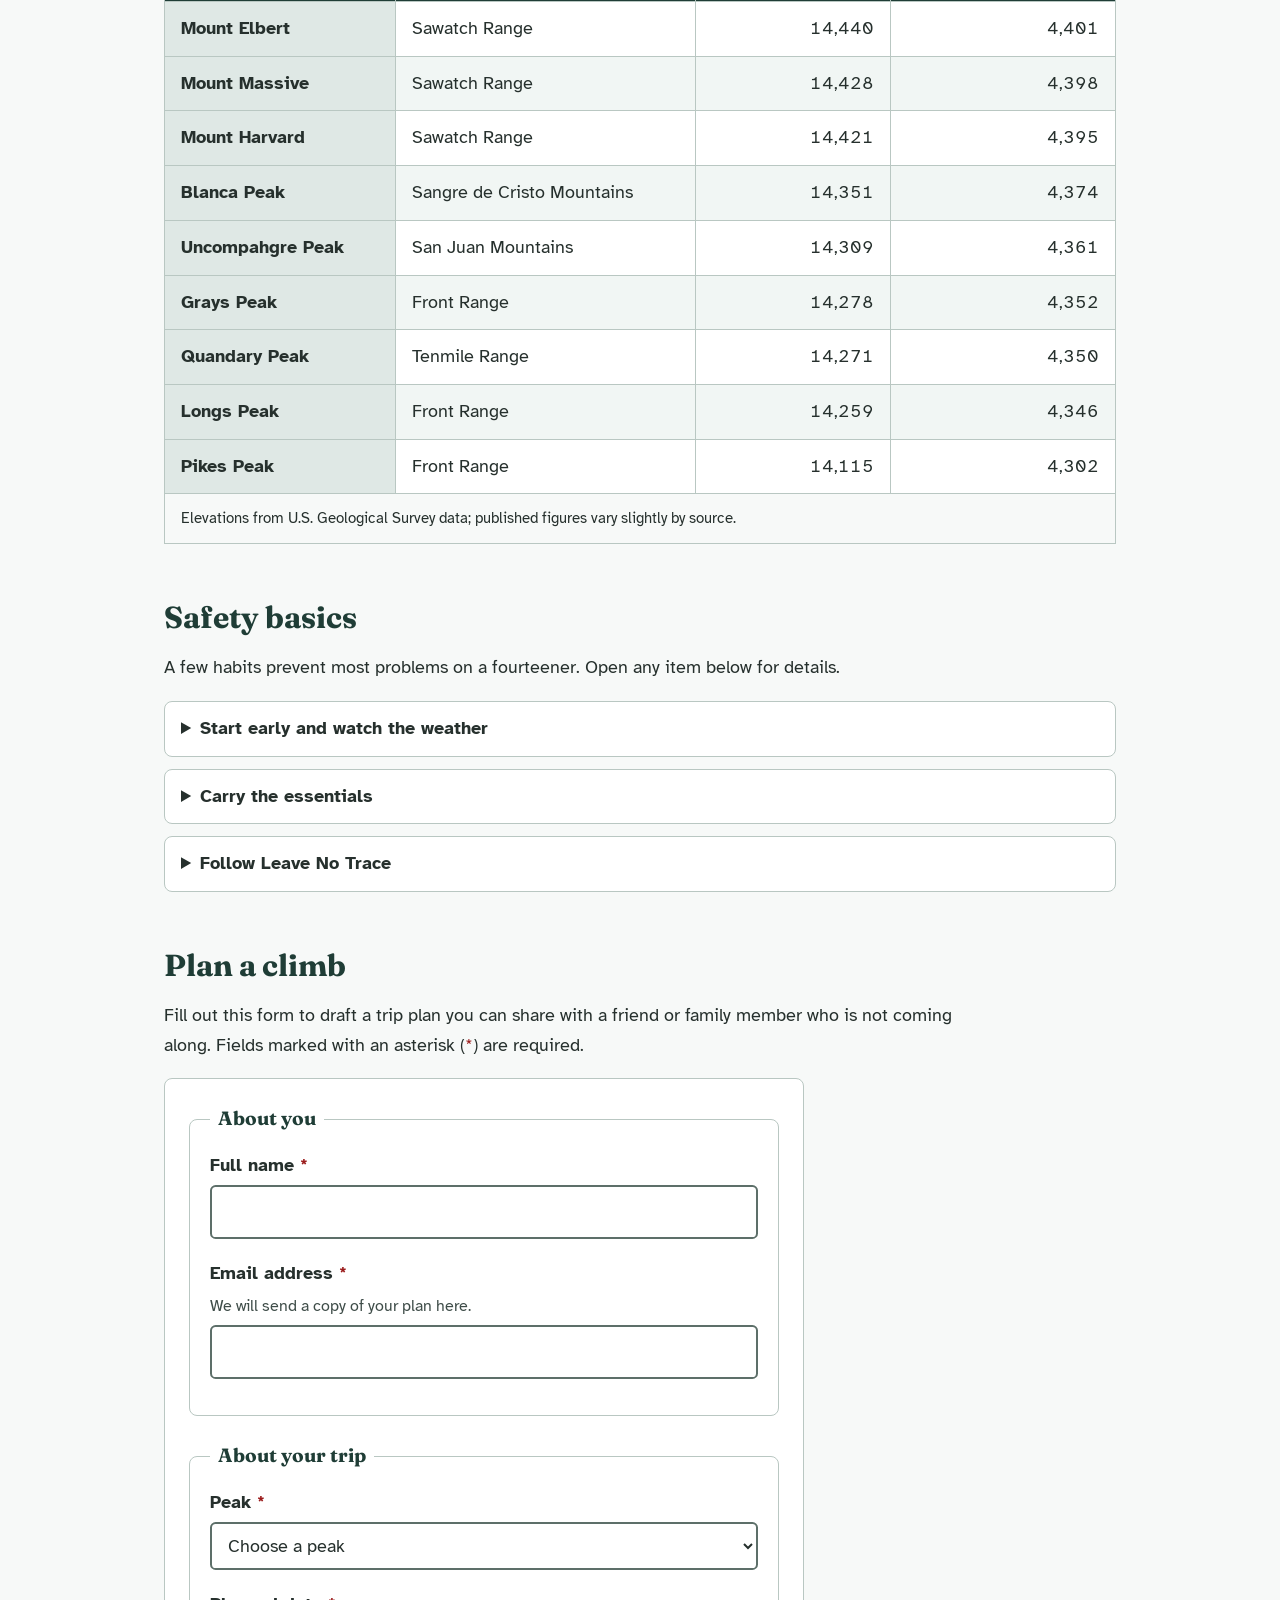
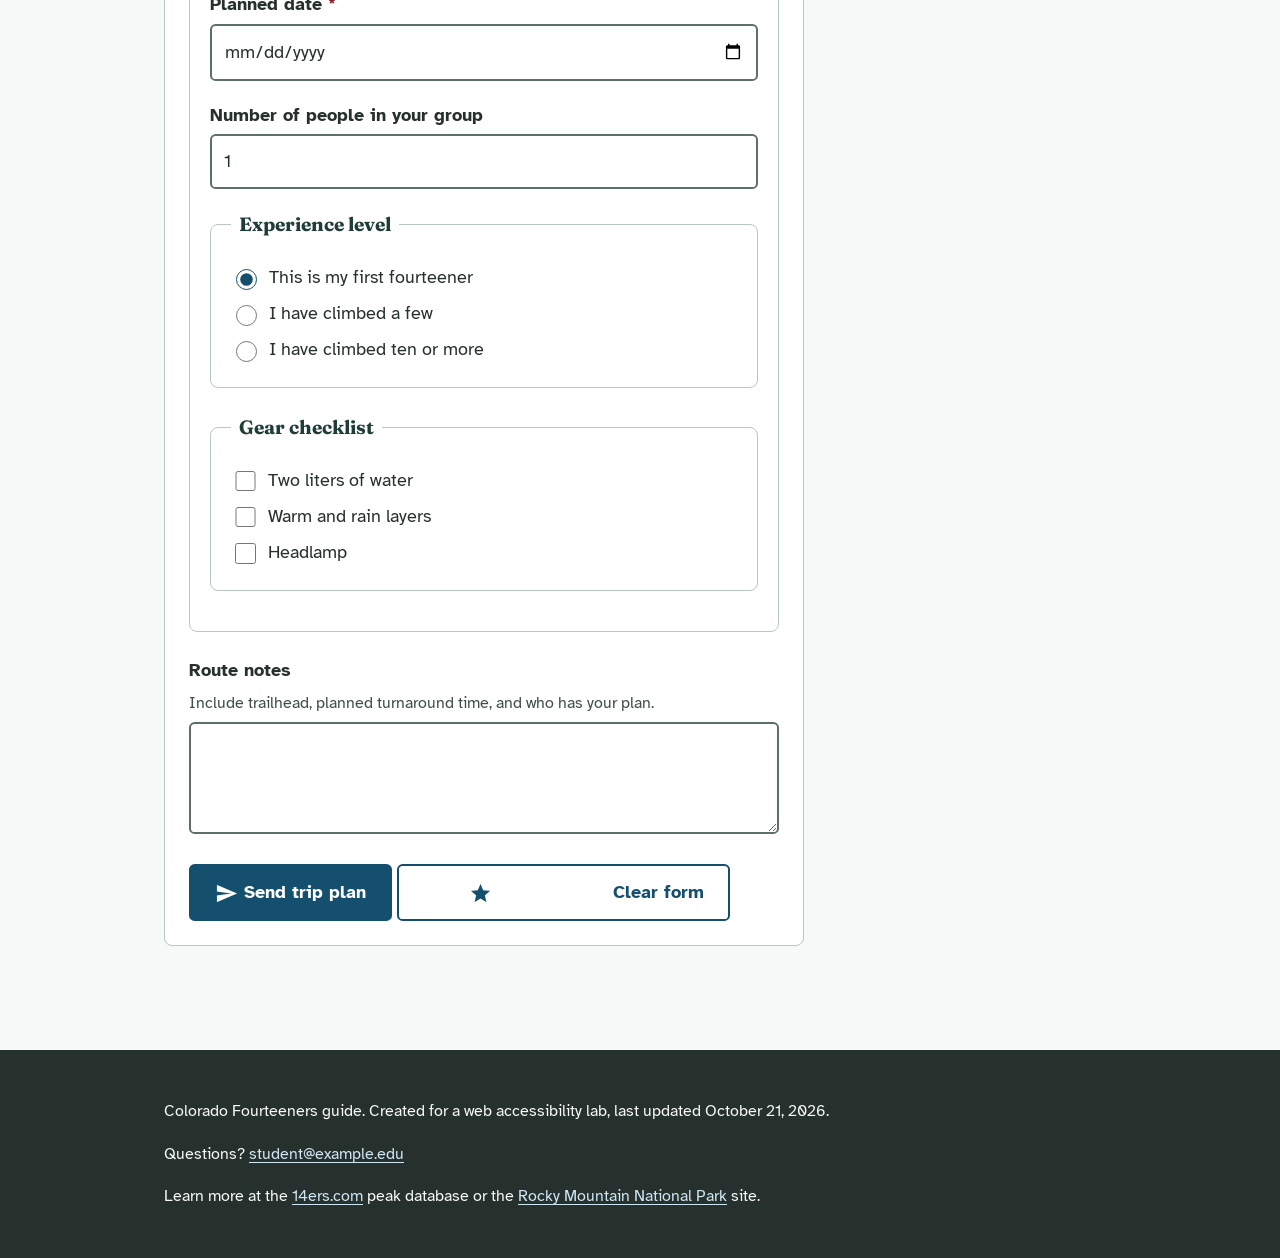
<file: 5-TFTBSR.html>
<!DOCTYPE html>
<html lang="en">
<head>
  <meta charset="utf-8">
  <meta name="viewport" content="width=device-width, initial-scale=1">
  <title>Colorado Fourteeners: A Hiker’s Guide and Trip Planner</title>
  <meta name="description" content="Facts about Colorado’s 14,000-foot peaks, a table of nine well-known summits, and a form for planning a climb.">
  <link rel="preconnect" href="https://fonts.googleapis.com">
  <link rel="preconnect" href="https://fonts.gstatic.com" crossorigin>
  <link href="https://fonts.googleapis.com/css2?family=Atkinson+Hyperlegible:ital,wght@0,400;0,700;1,400&amp;family=Fraunces:opsz,wght@9..144,600;9..144,700&amp;display=swap" rel="stylesheet">
  <link href="https://fonts.googleapis.com/icon?family=Material+Icons" rel="stylesheet">
  <style>
    :root {
      --spruce: #1f3d36;
      --snow: #f7f9f8;
      --lake: #14506e;
      --aspen: #7a4e0a;
      --granite: #26302d;
      --mist: #dfe8e5;
      --white: #ffffff;
    }
    * { box-sizing: border-box; }
    html { scroll-behavior: smooth; }
    body {
      margin: 0;
      font-family: "Atkinson Hyperlegible", Verdana, sans-serif;
      font-size: 1.125rem;
      line-height: 1.65;
      color: var(--granite);
      background: var(--snow);
    }
    h1, h2, h3 {
      font-family: Fraunces, Georgia, serif;
      line-height: 1.15;
      color: var(--spruce);
    }
    h1 { font-size: clamp(2.2rem, 6vw, 3.6rem); margin: 0 0 .5rem; color: var(--white); }
    h2 { font-size: 1.9rem; margin: 0 0 1rem; }
    h3 { font-size: 1.3rem; margin: 1.5rem 0 .5rem; }
    p, li { max-width: 68ch; }
    a { color: var(--lake); text-underline-offset: .2em; }
    a:hover { color: var(--spruce); }
    :focus-visible { outline: 3px solid var(--aspen); outline-offset: 3px; }
    .material-icons { vertical-align: middle; font-size: 1.3em; margin-inline-end: .25em; }

    /* Skip navigation: drops down from the top when focused */
    .skip-link {
      position: absolute;
      top: -5rem;
      left: 1rem;
      z-index: 100;
      padding: .75rem 1.25rem;
      background: var(--white);
      color: var(--spruce);
      font-weight: 700;
      border: 3px solid var(--aspen);
      border-top: 0;
      border-radius: 0 0 .5rem .5rem;
      transition: top .2s ease-out;
    }
    .skip-link:focus { top: 0; }

    .wrap { max-width: 62rem; margin: 0 auto; padding: 0 1.25rem; }
    header[role="banner"], .site-header { background: var(--spruce); color: var(--white); }
    .hero { padding: 2rem 0 3rem; }
    .hero p { font-size: 1.25rem; color: var(--mist); }
    nav ul { display: flex; flex-wrap: wrap; gap: .25rem 1.5rem; list-style: none; margin: 0; padding: 1rem 0; }
    nav a { color: var(--white); font-weight: 700; padding: .25rem 0; }
    nav a:hover { color: var(--mist); }
    .site-header nav { border-bottom: 1px solid #4b6a62; }

    main { padding: 2.5rem 0 3rem; }
    main section, main article { margin-bottom: 3.5rem; }
    blockquote { margin: 1.5rem 0; padding: .5rem 1.25rem; border-left: 6px solid var(--aspen); background: var(--white); }
    blockquote p { margin: .5rem 0; }
    figcaption { font-size: 1rem; color: #3f4d49; }
    mark { background: #ffe9b0; color: var(--granite); padding: 0 .2em; }
    aside { background: var(--mist); padding: 1rem 1.5rem; border-radius: .5rem; margin: 1.5rem 0; }
    aside h3 { margin-top: .5rem; }
    details { background: var(--white); border: 1px solid #b9c7c2; border-radius: .5rem; padding: .75rem 1rem; margin: .75rem 0; }
    summary { font-weight: 700; cursor: pointer; }

    .table-scroll { overflow-x: auto; }
    table { border-collapse: collapse; width: 100%; background: var(--white); min-width: 36rem; }
    caption { text-align: left; font-weight: 700; padding: .75rem 0; color: var(--spruce); }
    th, td { padding: .75rem 1rem; border: 1px solid #b9c7c2; text-align: left; }
    td.num, th.num { text-align: right; font-variant-numeric: tabular-nums; }
    thead th { background: var(--spruce); color: var(--white); }
    tbody th { background: var(--mist); font-weight: 700; }
    tbody tr:nth-child(even) td { background: #f1f6f4; }
    tfoot td { font-size: .95rem; background: var(--snow); }

    form { background: var(--white); border: 1px solid #b9c7c2; border-radius: .5rem; padding: 1.5rem; max-width: 40rem; }
    fieldset { border: 1px solid #b9c7c2; border-radius: .5rem; margin: 0 0 1.5rem; padding: 1rem 1.25rem; }
    legend { font-family: Fraunces, Georgia, serif; font-weight: 700; font-size: 1.2rem; color: var(--spruce); padding: 0 .5rem; }
    .field { margin-bottom: 1.25rem; }
    label, .label { display: block; font-weight: 700; margin-bottom: .25rem; }
    .hint { display: block; font-size: 1rem; color: #3f4d49; margin-bottom: .35rem; }
    input[type="text"], input[type="email"], input[type="date"], input[type="number"], select, textarea {
      width: 100%; font: inherit; padding: .65rem .75rem; color: var(--granite);
      background: var(--white); border: 2px solid #5d6f69; border-radius: .35rem;
    }
    textarea { min-height: 7rem; }
    .choice { display: flex; align-items: center; gap: .6rem; margin: .4rem 0; }
    .choice label { display: inline; font-weight: 400; margin: 0; }
    input[type="radio"], input[type="checkbox"] { width: 1.3rem; height: 1.3rem; accent-color: var(--lake); }
    .req { color: #9b1c1c; }
    button {
      font: inherit; font-weight: 700; padding: .75rem 1.5rem; cursor: pointer;
      color: var(--white); background: var(--lake); border: 2px solid var(--lake); border-radius: .35rem;
    }
    button:hover { background: var(--spruce); border-color: var(--spruce); }
    button[type="reset"] { background: var(--white); color: var(--lake); }
    button[type="reset"]:hover { background: var(--mist); }

    footer { background: var(--granite); color: var(--snow); padding: 2rem 0; font-size: 1rem; }
    footer a { color: #cfe6f3; }
    address { font-style: normal; }

    @media (prefers-reduced-motion: reduce) {
      html { scroll-behavior: auto; }
      .skip-link { transition: none; }
    }
  </style>
</head>
<body>
  <a class="skip-link" href="#main">Skip to main content</a>

  <header class="site-header">
    <div class="wrap">
      <nav aria-label="Primary">
        <ul>
          <li><a href="#about"><span class="material-icons" aria-hidden="true">terrain</span>About</a></li>
          <li><a href="#peaks"><span class="material-icons" aria-hidden="true">table_chart</span>Peak data</a></li>
          <li><a href="#safety"><span class="material-icons" aria-hidden="true">health_and_safety</span>Safety</a></li>
          <li><a href="#plan"><span class="material-icons" aria-hidden="true">edit_note</span>Plan a climb</a></li>
        </ul>
      </nav>
      <div class="hero">
        <h1>Colorado Fourteeners</h1>
        <p>A short guide to the state’s 14,000-foot peaks, with a data table and a trip planning form.</p>
      </div>
    </div>
  </header>

  <main id="main">
    <div class="wrap">

      <article id="about">
        <header>
          <h2>About the fourteeners</h2>
        </header>
        <p>A fourteener is a mountain with a summit at or above 14,000 feet (4,267 m). Colorado has more of them than any other state in the contiguous United States. The Colorado Mountain Club and the U.S. Geological Survey generally count 58 peaks, although the exact total depends on how much a summit must rise above its neighbor to count as a separate mountain.</p>

        <section aria-labelledby="highest">
          <h3 id="highest">The highest point in the Rockies</h3>
          <p>Mount Elbert, in the Sawatch Range, is the tallest peak in Colorado at 14,440 feet. It is also the highest summit in the Rocky Mountains. Its standard routes are non-technical, so it draws a large share of first-time fourteener hikers each summer.</p>

          <figure>
            <blockquote cite="https://www.nps.gov/romo/index.htm">
              <p>Most climbers aim to be off the summit by noon, because afternoon thunderstorms build quickly in the high country.</p>
            </blockquote>
            <figcaption>A widely repeated rule among Colorado mountaineers, summarized from mountain safety guidance. Source: <cite>Rocky Mountain National Park, National Park Service</cite>.</figcaption>
          </figure>
        </section>

        <section aria-labelledby="ranges">
          <h3 id="ranges">Where the peaks are</h3>
          <p>Most fourteeners sit in a handful of ranges: the Sawatch Range, the Front Range, the Sangre de Cristo Mountains, the San Juan Mountains, and the Elk Mountains. Peaks near <a href="https://www.denver.gov/">Denver</a>, such as Grays Peak and Mount Bierstadt, are reachable in about an hour and a half by car, which makes them popular for day trips.</p>
        </section>

        <aside aria-labelledby="altitude">
          <h3 id="altitude">Altitude and your body</h3>
          <p>At 14,000 feet the air holds roughly 40 percent less oxygen per breath than at sea level. Headache, nausea, and dizziness can signal <abbr title="acute mountain sickness">AMS</abbr>. If symptoms get worse, descend.</p>
        </aside>
      </article>

      <section id="peaks" aria-labelledby="peaks-title">
        <h2 id="peaks-title">Nine well-known peaks</h2>
        <p>This table lists nine popular fourteeners with their range and summit elevation. Elevations are rounded to the nearest foot and meter, and are listed from highest to lowest.</p>
        <div class="table-scroll" tabindex="0" role="region" aria-labelledby="peaks-caption">
          <table>
            <caption id="peaks-caption">Selected Colorado fourteeners, by elevation</caption>
            <thead>
              <tr>
                <th scope="col">Peak</th>
                <th scope="col">Mountain range</th>
                <th scope="col" class="num">Elevation (feet)</th>
                <th scope="col" class="num">Elevation (meters)</th>
              </tr>
            </thead>
            <tbody>
              <tr><th scope="row">Mount Elbert</th><td>Sawatch Range</td><td class="num">14,440</td><td class="num">4,401</td></tr>
              <tr><th scope="row">Mount Massive</th><td>Sawatch Range</td><td class="num">14,428</td><td class="num">4,398</td></tr>
              <tr><th scope="row">Mount Harvard</th><td>Sawatch Range</td><td class="num">14,421</td><td class="num">4,395</td></tr>
              <tr><th scope="row">Blanca Peak</th><td>Sangre de Cristo Mountains</td><td class="num">14,351</td><td class="num">4,374</td></tr>
              <tr><th scope="row">Uncompahgre Peak</th><td>San Juan Mountains</td><td class="num">14,309</td><td class="num">4,361</td></tr>
              <tr><th scope="row">Grays Peak</th><td>Front Range</td><td class="num">14,278</td><td class="num">4,352</td></tr>
              <tr><th scope="row">Quandary Peak</th><td>Tenmile Range</td><td class="num">14,271</td><td class="num">4,350</td></tr>
              <tr><th scope="row">Longs Peak</th><td>Front Range</td><td class="num">14,259</td><td class="num">4,346</td></tr>
              <tr><th scope="row">Pikes Peak</th><td>Front Range</td><td class="num">14,115</td><td class="num">4,302</td></tr>
            </tbody>
            <tfoot>
              <tr><td colspan="4">Elevations from U.S. Geological Survey data; published figures vary slightly by source.</td></tr>
            </tfoot>
          </table>
        </div>
      </section>

      <section id="safety" aria-labelledby="safety-title">
        <h2 id="safety-title">Safety basics</h2>
        <p>A few habits prevent most problems on a fourteener. Open any item below for details.</p>
        <details>
          <summary>Start early and watch the weather</summary>
          <p>Begin hiking before sunrise in summer. Turn around if clouds build or you hear thunder. Exposed ridges and summits are the most dangerous places in a lightning storm.</p>
        </details>
        <details>
          <summary>Carry the essentials</summary>
          <p>Pack at least two liters of water, extra layers, a headlamp, sun protection, a map, and a whistle. Temperatures at the summit can be 25 degrees Fahrenheit colder than at the trailhead.</p>
        </details>
        <details>
          <summary>Follow Leave No Trace</summary>
          <p>Stay on the trail to protect fragile alpine tundra. Pack out all trash, and carry out human waste where the land manager requires it.</p>
        </details>
      </section>

      <section id="plan" aria-labelledby="plan-title">
        <h2 id="plan-title">Plan a climb</h2>
        <p>Fill out this form to draft a trip plan you can share with a friend or family member who is not coming along. Fields marked with an asterisk (<span class="req" aria-hidden="true">*</span>) are required.</p>

        <form action="#" method="post">
          <fieldset>
            <legend>About you</legend>
            <div class="field">
              <label for="name">Full name <span class="req" aria-hidden="true">*</span></label>
              <input type="text" id="name" name="name" autocomplete="name" required>
            </div>
            <div class="field">
              <label for="email">Email address <span class="req" aria-hidden="true">*</span></label>
              <span class="hint" id="email-hint">We will send a copy of your plan here.</span>
              <input type="email" id="email" name="email" autocomplete="email" aria-describedby="email-hint" required>
            </div>
          </fieldset>

          <fieldset>
            <legend>About your trip</legend>
            <div class="field">
              <label for="peak">Peak <span class="req" aria-hidden="true">*</span></label>
              <select id="peak" name="peak" required>
                <option value="">Choose a peak</option>
                <option>Mount Elbert</option>
                <option>Mount Massive</option>
                <option>Mount Harvard</option>
                <option>Blanca Peak</option>
                <option>Uncompahgre Peak</option>
                <option>Grays Peak</option>
                <option>Quandary Peak</option>
                <option>Longs Peak</option>
                <option>Pikes Peak</option>
              </select>
            </div>
            <div class="field">
              <label for="date">Planned date <span class="req" aria-hidden="true">*</span></label>
              <input type="date" id="date" name="date" required>
            </div>
            <div class="field">
              <label for="party">Number of people in your group</label>
              <input type="number" id="party" name="party" min="1" max="12" value="1">
            </div>

            <fieldset>
              <legend>Experience level</legend>
              <div class="choice"><input type="radio" id="exp-new" name="experience" value="first" checked><label for="exp-new">This is my first fourteener</label></div>
              <div class="choice"><input type="radio" id="exp-some" name="experience" value="some"><label for="exp-some">I have climbed a few</label></div>
              <div class="choice"><input type="radio" id="exp-many" name="experience" value="many"><label for="exp-many">I have climbed ten or more</label></div>
            </fieldset>

            <fieldset>
              <legend>Gear checklist</legend>
              <div class="choice"><input type="checkbox" id="g-water" name="gear" value="water"><label for="g-water">Two liters of water</label></div>
              <div class="choice"><input type="checkbox" id="g-layers" name="gear" value="layers"><label for="g-layers">Warm and rain layers</label></div>
              <div class="choice"><input type="checkbox" id="g-lamp" name="gear" value="headlamp"><label for="g-lamp">Headlamp</label></div>
            </fieldset>
          </fieldset>

          <div class="field">
            <label for="notes">Route notes</label>
            <span class="hint" id="notes-hint">Include trailhead, planned turnaround time, and who has your plan.</span>
            <textarea id="notes" name="notes" aria-describedby="notes-hint"></textarea>
          </div>

          <button type="submit"><span class="material-icons" aria-hidden="true">send</span>Send trip plan</button>
          <button type="reset"><span class="material-icons" aria-hidden="true">restart_alt</span>Clear form</button>
        </form>
      </section>

    </div>
  </main>

  <footer>
    <div class="wrap">
      <p>Colorado Fourteeners guide. Created for a web accessibility lab, last updated <time datetime="2026-10-21">October 21, 2026</time>.</p>
      <address>
        Questions? <a href="mailto:student@example.edu">student@example.edu</a>
      </address>
      <p>Learn more at the <a href="https://www.14ers.com/">14ers.com</a> peak database or the <a href="https://www.nps.gov/romo/index.htm">Rocky Mountain National Park</a> site.</p>
    </div>
  </footer>
</body>
</html>
</file>
<file: 6-AccessibleCSSLayout/styles.css>
/* Palette inspired by an Adobe Color complementary scheme: deep indigo + warm coral. */
:root {
  color-scheme: light;
  --ink: #20213a;
  --muted: #51536b;
  --paper: #f7f6f2;
  --surface: #ffffff;
  --indigo: #292b59;
  --indigo-dark: #1d1e42;
  --coral: #f06b55;
  --coral-pale: #fff0eb;
  --line: #dedee8;
  --focus: #b43c24;
  font-family: "DM Sans", sans-serif;
  color: var(--ink);
  background: var(--paper);
}

* { box-sizing: border-box; }
html { scroll-behavior: smooth; scroll-padding-top: 1rem; }
body { margin: 0; font-size: 1rem; line-height: 1.7; }
a { color: var(--indigo); text-underline-offset: 0.2em; }
a:hover { text-decoration-thickness: 0.15em; }
a:focus-visible, button:focus-visible { outline: 3px solid var(--focus); outline-offset: 4px; }
.skip-link { position: absolute; top: 0.5rem; left: 0.5rem; z-index: 10; padding: 0.75rem 1rem; color: #fff; background: var(--indigo-dark); border-radius: 0.5rem; transform: translateY(-160%); }
.skip-link:focus { transform: translateY(0); }
h1, h2, h3 { font-family: "Space Grotesk", sans-serif; line-height: 1.2; }
h1 { max-width: 14ch; margin: 0.2rem 0 0.8rem; font-size: clamp(2.3rem, 5vw, 4.4rem); letter-spacing: -0.045em; }
h1 span { color: var(--coral); }
h2 { margin-top: 0; font-size: clamp(1.4rem, 2.4vw, 2rem); }
h3 { margin-bottom: 0.35rem; font-size: 1.15rem; }
p { margin-top: 0; }
.eyebrow { margin-bottom: 0.45rem; color: var(--muted); font-size: 0.78rem; font-weight: 700; letter-spacing: 0.12em; text-transform: uppercase; }
.page-layout { width: min(1200px, calc(100% - 2rem)); margin: 2rem auto; display: grid; grid-template-columns: minmax(0, 1.7fr) minmax(220px, 0.8fr); grid-template-areas: "header header" "nav nav" "main aside-one" "main aside-two" "footer footer"; gap: 1.25rem; }
.site-header { grid-area: header; padding: clamp(1.5rem, 4vw, 3.5rem); color: white; background: var(--indigo); border-radius: 1.25rem; }
.site-header .eyebrow, .site-header .header-intro { color: #f0efff; }
.header-intro { max-width: 55ch; margin-bottom: 0; font-size: 1.12rem; }
.site-nav { grid-area: nav; padding: 0.65rem; background: var(--surface); border: 1px solid var(--line); border-radius: 1rem; }
.site-nav ul { display: flex; align-items: center; justify-content: space-around; gap: 0.5rem; margin: 0; padding: 0; list-style: none; }
.site-nav a { display: flex; min-height: 48px; align-items: center; justify-content: center; padding: 0.7rem 1rem; border-radius: 0.65rem; font-weight: 700; text-align: center; text-decoration: none; }
.site-nav a:hover, .site-nav a[aria-current="page"] { color: white; background: var(--indigo); }
.main-content { grid-area: main; min-width: 0; }
.feature-card, .content-section, .side-panel { padding: clamp(1.25rem, 3vw, 2rem); background: var(--surface); border: 1px solid var(--line); border-radius: 1rem; }
.feature-card { margin-bottom: 1.25rem; }
.feature-card > p:not(.eyebrow) { max-width: 68ch; }
.principle-grid { display: grid; grid-template-columns: repeat(3, minmax(0, 1fr)); gap: 0.8rem; margin-top: 1.5rem; }
.principle { padding: 1rem; background: var(--coral-pale); border-radius: 0.8rem; }
.principle p { margin-bottom: 0; font-size: 0.93rem; }
.principle-number { color: #8d3021; font-size: 0.8rem; font-weight: 700; letter-spacing: 0.1em; }
.content-section + .content-section { margin-top: 1.25rem; }
blockquote { margin: 1.25rem 0 0; padding: 0.9rem 1rem; color: var(--indigo-dark); background: #f0efff; border-left: 4px solid var(--coral); border-radius: 0 0.5rem 0.5rem 0; font-weight: 600; }
.side-panel { align-self: start; }
.side-panel-one { grid-area: aside-one; }
.side-panel-two { grid-area: aside-two; }
.side-panel h2 { font-size: 1.35rem; }
.check-list { padding-left: 1.25rem; }
.check-list li + li { margin-top: 0.6rem; }
.side-panel-two p { margin-bottom: 0.9rem; }
.side-panel-two p:last-child { margin-bottom: 0; }
.site-footer { grid-area: footer; display: flex; align-items: end; justify-content: space-between; gap: 1rem; padding: 1.5rem 0.25rem 0.5rem; border-top: 2px solid var(--line); }
.site-footer h2 { margin-bottom: 0.3rem; font-size: 1.2rem; }
.site-footer p { margin-bottom: 0; }
.footer-note { color: var(--muted); font-size: 0.9rem; }

/* Tablet: let the main content span the width and place both asides side by side. */
@media (max-width: 900px) {
  .page-layout { grid-template-columns: minmax(0, 1fr) minmax(0, 1fr); grid-template-areas: "header header" "nav nav" "main main" "aside-one aside-two" "footer footer"; }
  .principle-grid { grid-template-columns: repeat(3, minmax(0, 1fr)); }
}

/* Mobile: stack regions and make navigation links thumb-friendly. */
@media (max-width: 600px) {
  body { font-size: 1rem; }
  .page-layout { width: min(100% - 1rem, 34rem); margin: 0.5rem auto; grid-template-columns: minmax(0, 1fr); grid-template-areas: "header" "nav" "main" "aside-one" "aside-two" "footer"; gap: 0.75rem; }
  .site-header { padding: 1.5rem 1.25rem; border-radius: 0.9rem; }
  .site-nav { padding: 0.5rem; }
  .site-nav ul { flex-direction: column; align-items: stretch; gap: 0.35rem; }
  .site-nav a { width: 100%; min-height: 52px; justify-content: flex-start; padding: 0.85rem 1rem; text-align: left; }
  .principle-grid { grid-template-columns: minmax(0, 1fr); }
  .feature-card, .content-section, .side-panel { padding: 1.2rem; }
  .site-footer { flex-direction: column; align-items: flex-start; gap: 0.5rem; }
}

@media (prefers-reduced-motion: reduce) {
  html { scroll-behavior: auto; }
  *, *::before, *::after { animation-duration: 0.01ms !important; animation-iteration-count: 1 !important; transition-duration: 0.01ms !important; }
}
</file>
